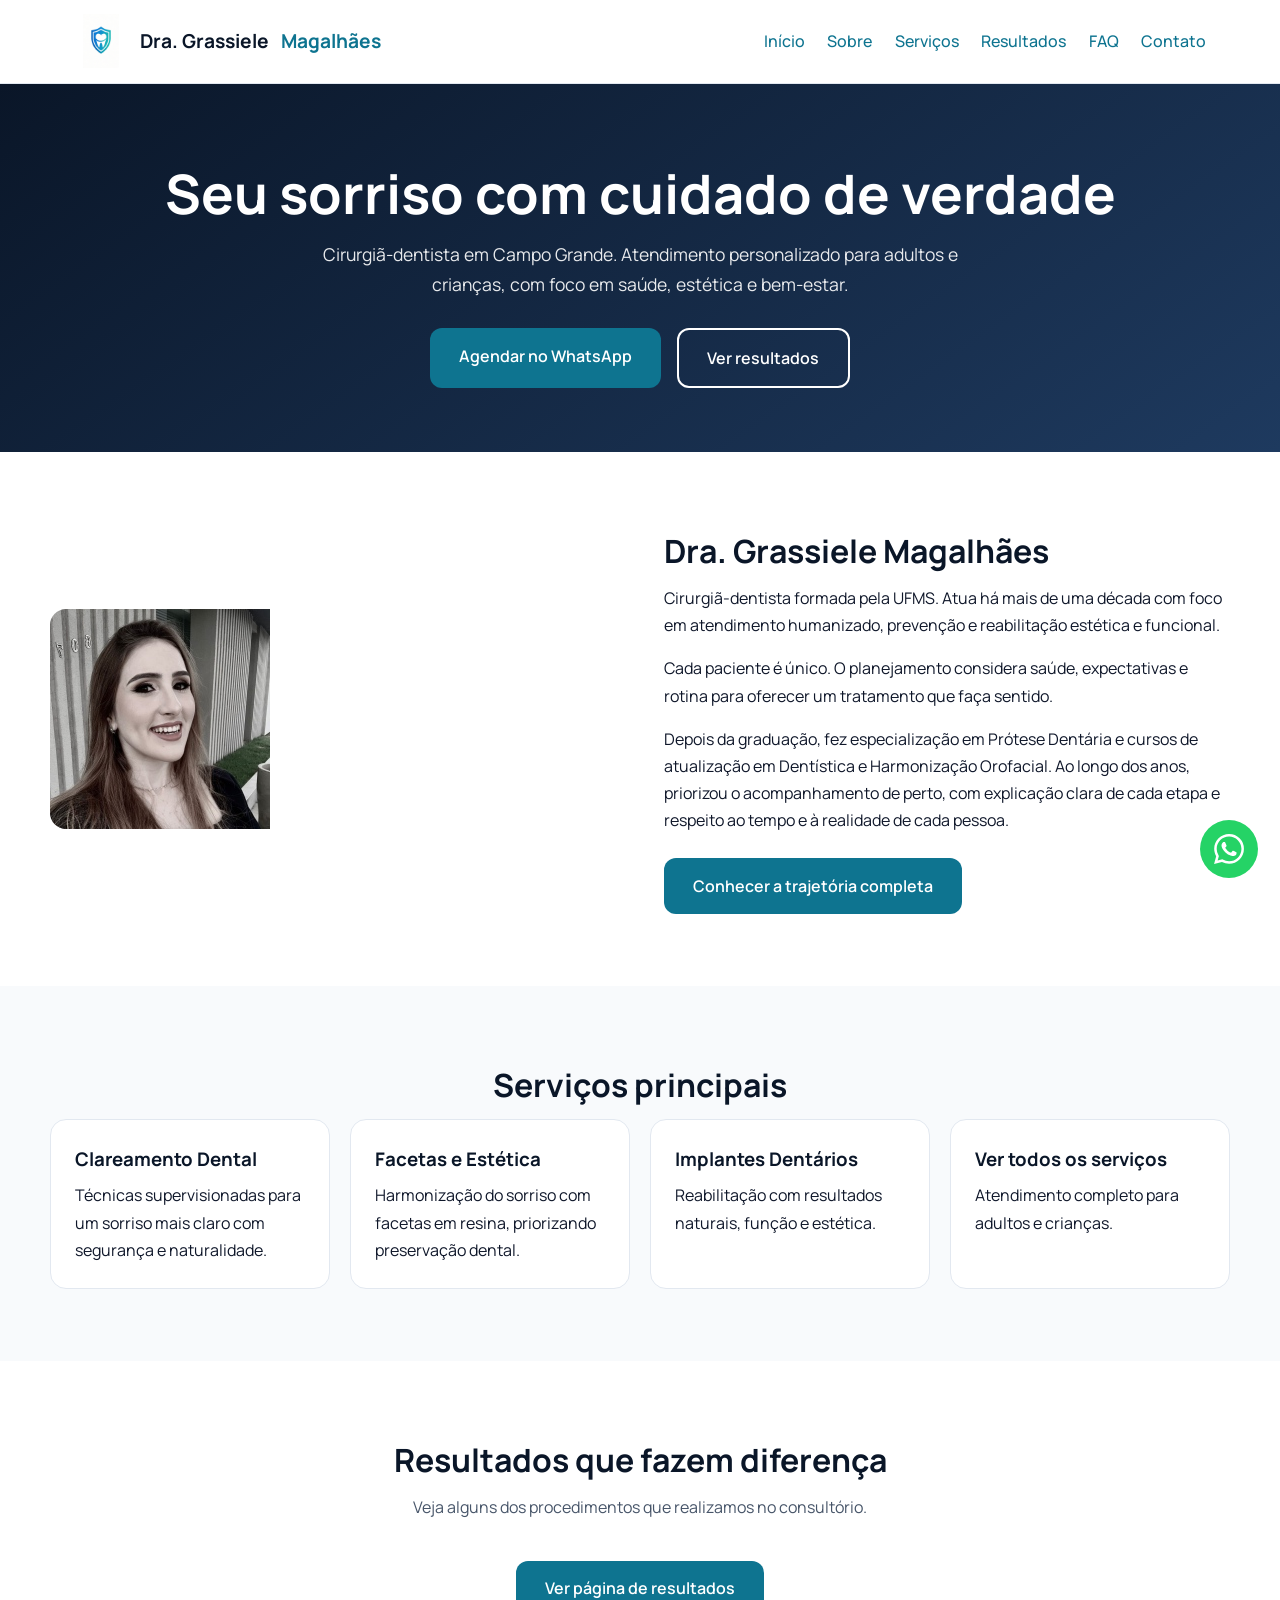
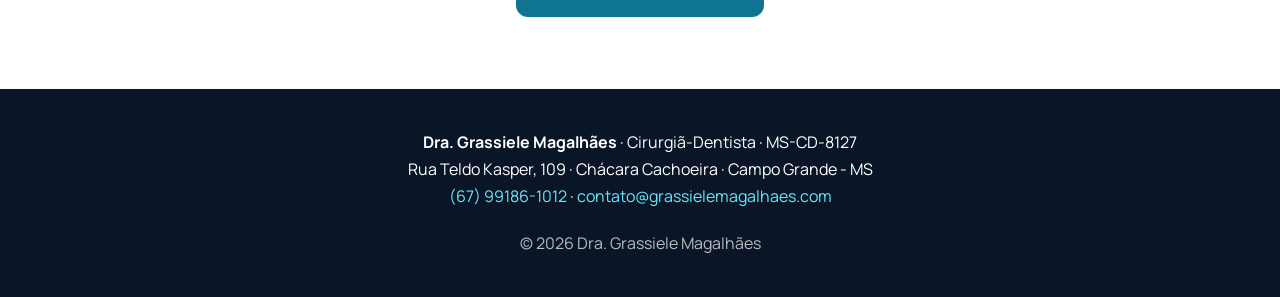
<file: index.html>
<!DOCTYPE html>
<html lang="pt-BR">
<head>
  <meta charset="UTF-8">
  <meta name="viewport" content="width=device-width, initial-scale=1.0">
  <title>Dra. Grassiele Magalhães | Dentista em Campo Grande</title>
  <link rel="preconnect" href="https://fonts.googleapis.com">
  <link rel="preconnect" href="https://fonts.gstatic.com" crossorigin>
  <link href="https://fonts.googleapis.com/css2?family=Manrope:wght@400;500;600;700&display=swap" rel="stylesheet">
  <link rel="stylesheet" href="css/style.css">
</head>
<body>
  <header class="header">
    <nav class="nav">
      <a href="index.html" class="logo"><img src="images/logo.png" alt="Logo Odontologia"> Dra. Grassiele <span style="color:var(--teal)">Magalhães</span></a>
      <button class="nav-toggle">☰</button>
      <ul class="nav-menu">
        <li><a href="index.html" class="active">Início</a></li>
        <li><a href="sobre.html">Sobre</a></li>
        <li><a href="servicos.html">Serviços</a></li>
        <li><a href="resultados.html">Resultados</a></li>
        <li><a href="faq.html">FAQ</a></li>
        <li><a href="contato.html">Contato</a></li>
      </ul>
    </nav>
  </header>
  <main>
    <section class="hero">
      <h1>Seu sorriso com cuidado de verdade</h1>
      <p>Cirurgiã-dentista em Campo Grande. Atendimento personalizado para adultos e crianças, com foco em saúde, estética e bem-estar.</p>
      <div style="display:flex;gap:1rem;justify-content:center;flex-wrap:wrap;">
        <a href="https://wa.me/5567991861012?text=Olá! Gostaria de agendar uma consulta." class="btn" target="_blank">Agendar no WhatsApp</a>
        <a href="resultados.html" class="btn btn-outline">Ver resultados</a>
      </div>
    </section>
    <section class="section">
      <div class="container">
        <div class="about-grid">
          <div class="about-image"><img src="images/doutora.jpg" alt="Dra. Grassiele Magalhães"></div>
          <div>
            <h2 class="section-title" style="text-align:left;">Dra. Grassiele Magalhães</h2>
            <p>Cirurgiã-dentista formada pela UFMS. Atua há mais de uma década com foco em atendimento humanizado, prevenção e reabilitação estética e funcional.</p>
            <p style="margin:1rem 0;">Cada paciente é único. O planejamento considera saúde, expectativas e rotina para oferecer um tratamento que faça sentido.</p>
            <p>Depois da graduação, fez especialização em Prótese Dentária e cursos de atualização em Dentística e Harmonização Orofacial. Ao longo dos anos, priorizou o acompanhamento de perto, com explicação clara de cada etapa e respeito ao tempo e à realidade de cada pessoa.</p>
            <div style="margin-top:1.5rem;"><a href="sobre.html" class="btn">Conhecer a trajetória completa</a></div>
          </div>
        </div>
      </div>
    </section>
    <section class="section section-soft">
      <div class="container">
        <h2 class="section-title">Serviços principais</h2>
        <div class="grid">
          <a href="clareamento.html" class="card" style="color:inherit;"><h3>Clareamento Dental</h3><p>Técnicas supervisionadas para um sorriso mais claro com segurança e naturalidade.</p></a>
          <a href="facetas.html" class="card" style="color:inherit;"><h3>Facetas e Estética</h3><p>Harmonização do sorriso com facetas em resina, priorizando preservação dental.</p></a>
          <a href="implante.html" class="card" style="color:inherit;"><h3>Implantes Dentários</h3><p>Reabilitação com resultados naturais, função e estética.</p></a>
          <a href="servicos.html" class="card" style="color:inherit;"><h3>Ver todos os serviços</h3><p>Atendimento completo para adultos e crianças.</p></a>
        </div>
      </div>
    </section>
    <section class="section">
      <div class="container" style="text-align:center;">
        <h2 class="section-title">Resultados que fazem diferença</h2>
        <p class="section-subtitle">Veja alguns dos procedimentos que realizamos no consultório.</p>
        <a href="resultados.html" class="btn">Ver página de resultados</a>
      </div>
    </section>
  </main>
  <footer class="footer">
    <p><strong>Dra. Grassiele Magalhães</strong> · Cirurgiã-Dentista · MS-CD-8127</p>
    <p>Rua Teldo Kasper, 109 · Chácara Cachoeira · Campo Grande - MS</p>
    <p><a href="https://wa.me/5567991861012" target="_blank">(67) 99186-1012</a> · <a href="mailto:contato@grassielemagalhaes.com">contato@grassielemagalhaes.com</a></p>
    <p style="margin-top:1.2rem;opacity:.7;">© 2026 Dra. Grassiele Magalhães</p>
  </footer>
  <a href="https://wa.me/5567991861012" class="whatsapp-float" target="_blank" aria-label="WhatsApp"><svg viewBox="0 0 24 24" fill="currentColor"><path d="M17.472 14.382c-.297-.149-1.758-.867-2.03-.967-.273-.099-.471-.148-.67.15-.197.297-.767.966-.94 1.164-.173.199-.347.223-.644.075-.297-.15-1.255-.463-2.39-1.475-.883-.788-1.48-1.761-1.653-2.059-.173-.297-.018-.458.13-.606.134-.133.298-.347.446-.52.149-.174.198-.298.298-.497.099-.198.05-.371-.025-.52-.075-.149-.669-1.612-.916-2.207-.242-.579-.487-.5-.669-.51-.173-.008-.371-.01-.57-.01-.198 0-.52.074-.792.372-.272.297-1.04 1.016-1.04 2.479 0 1.462 1.065 2.875 1.213 3.074.149.198 2.096 3.2 5.077 4.487.709.306 1.262.489 1.694.625.712.227 1.36.195 1.871.118.571-.085 1.758-.719 2.006-1.413.248-.694.248-1.289.173-1.413-.074-.124-.272-.198-.57-.347m-5.421 7.403h-.004a9.87 9.87 0 01-5.031-1.378l-.361-.214-3.741.982.998-3.648-.235-.374a9.86 9.86 0 01-1.51-5.26c.001-5.45 4.436-9.884 9.888-9.884 2.64 0 5.122 1.03 6.988 2.898a9.825 9.825 0 012.893 6.994c-.003 5.45-4.435 9.884-9.881 9.884m8.413-18.297A11.815 11.815 0 0012.05 0C5.495 0 .16 5.335.157 11.892c0 2.096.547 4.142 1.588 5.945L.057 24l6.305-1.654a11.882 11.882 0 005.683 1.448h.005c6.554 0 11.89-5.335 11.893-11.893a11.821 11.821 0 00-3.48-8.413z"/></svg></a>
  <script src="js/script.js"></script>
</body>
</html>
</file>
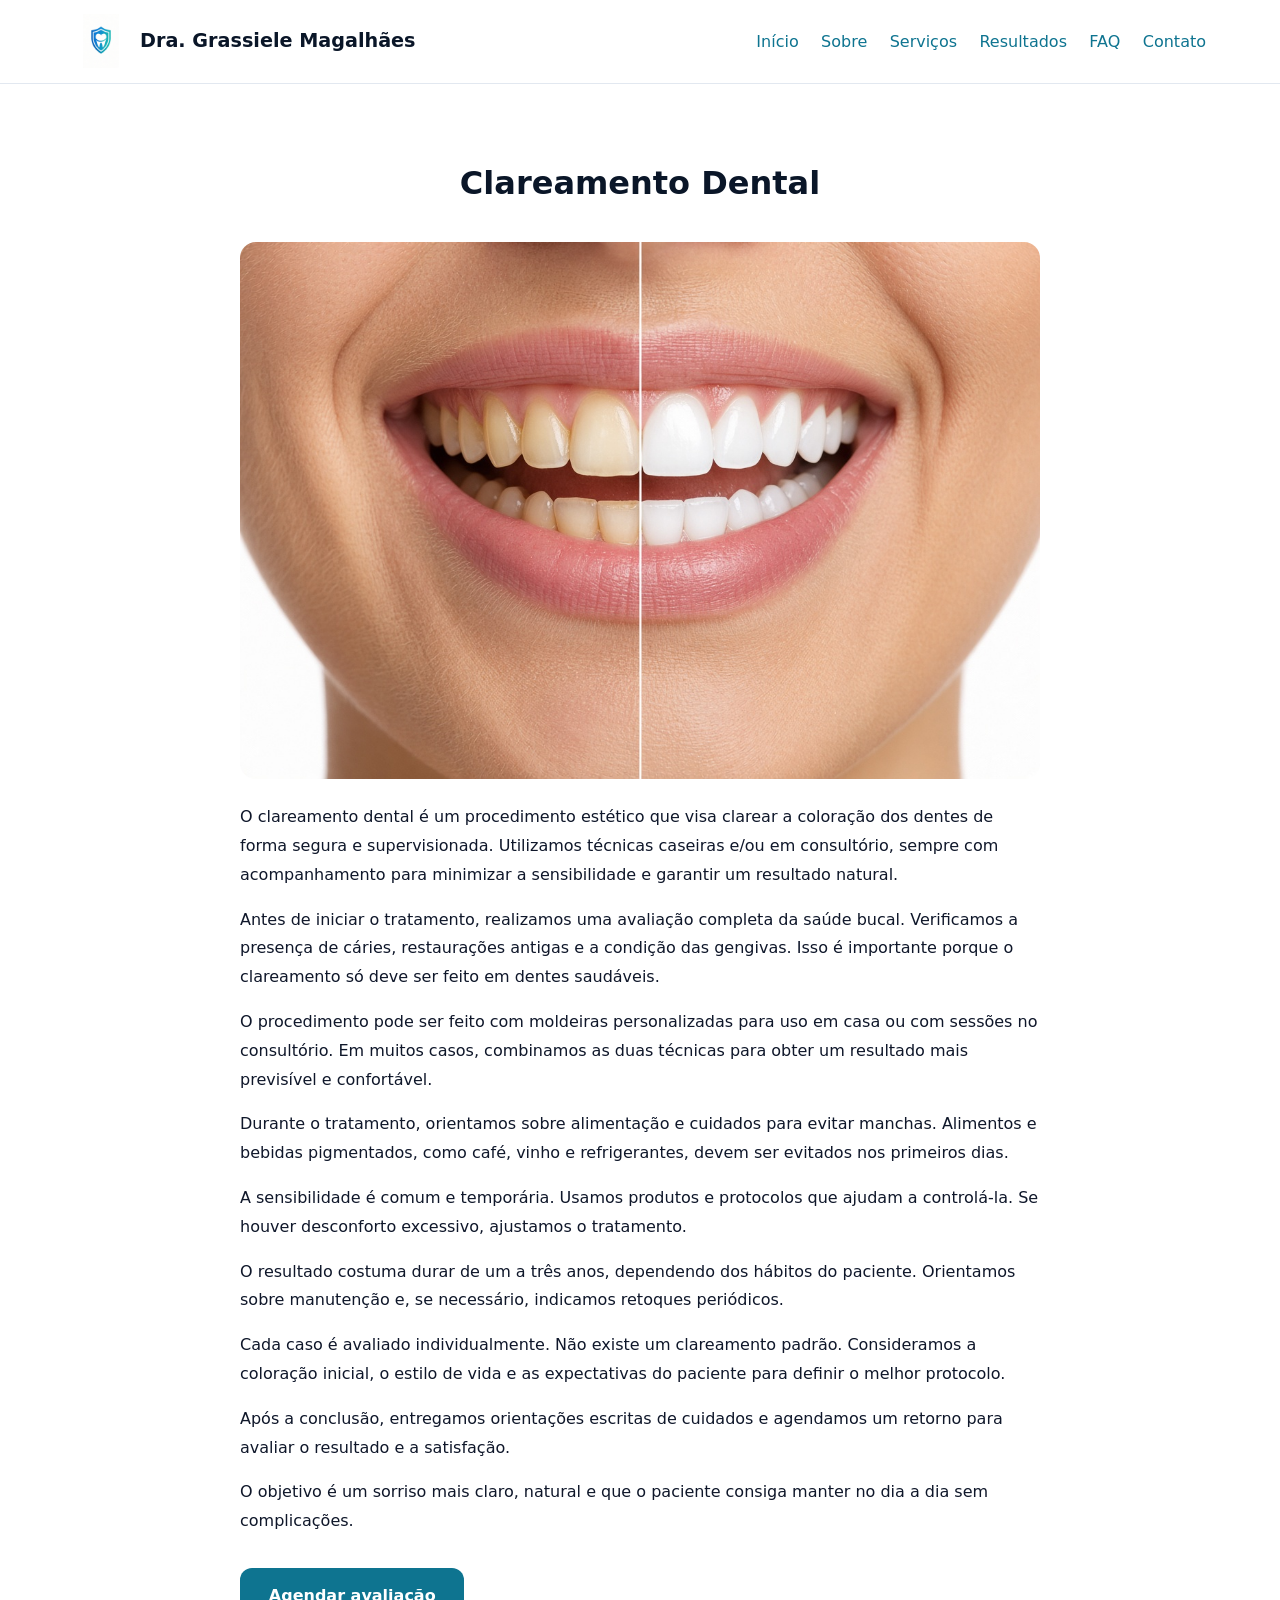
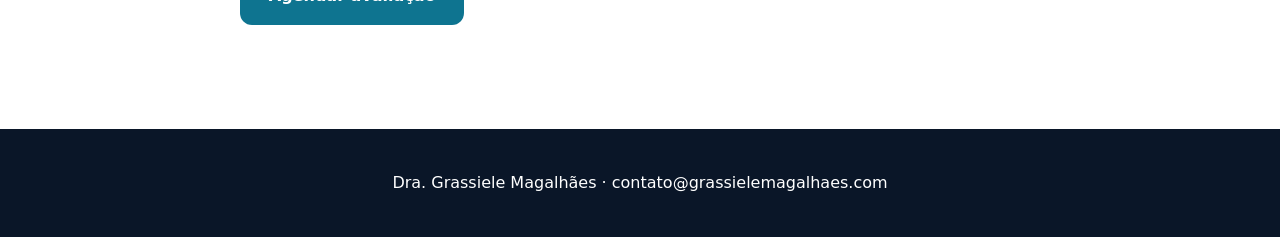
<file: clareamento.html>
<!DOCTYPE html>
<html lang="pt-BR">
<head>
  <meta charset="UTF-8">
  <meta name="viewport" content="width=device-width, initial-scale=1.0">
  <title>Clareamento Dental | Dra. Grassiele Magalhães</title>
  <link rel="stylesheet" href="css/style.css">
</head>
<body>
  <header class="header"><nav class="nav"><a href="index.html" class="logo"><img src="images/logo.png" alt="Logo"> Dra. Grassiele Magalhães</a><button class="nav-toggle">☰</button><ul class="nav-menu"><li><a href="index.html">Início</a></li><li><a href="sobre.html">Sobre</a></li><li><a href="servicos.html">Serviços</a></li><li><a href="resultados.html">Resultados</a></li><li><a href="faq.html">FAQ</a></li><li><a href="contato.html">Contato</a></li></ul></nav></header>
  <main><section class="section"><div class="container"><h1 class="section-title">Clareamento Dental</h1><div style="max-width:800px;margin:2rem auto;line-height:1.8;"><img src="images/clareamento.jpg" alt="Clareamento dental" style="border-radius:16px;margin-bottom:1.5rem;"><p>O clareamento dental é um procedimento estético que visa clarear a coloração dos dentes de forma segura e supervisionada. Utilizamos técnicas caseiras e/ou em consultório, sempre com acompanhamento para minimizar a sensibilidade e garantir um resultado natural.</p><p style="margin-top:1rem;">Antes de iniciar o tratamento, realizamos uma avaliação completa da saúde bucal. Verificamos a presença de cáries, restaurações antigas e a condição das gengivas. Isso é importante porque o clareamento só deve ser feito em dentes saudáveis.</p><p style="margin-top:1rem;">O procedimento pode ser feito com moldeiras personalizadas para uso em casa ou com sessões no consultório. Em muitos casos, combinamos as duas técnicas para obter um resultado mais previsível e confortável.</p><p style="margin-top:1rem;">Durante o tratamento, orientamos sobre alimentação e cuidados para evitar manchas. Alimentos e bebidas pigmentados, como café, vinho e refrigerantes, devem ser evitados nos primeiros dias.</p><p style="margin-top:1rem;">A sensibilidade é comum e temporária. Usamos produtos e protocolos que ajudam a controlá-la. Se houver desconforto excessivo, ajustamos o tratamento.</p><p style="margin-top:1rem;">O resultado costuma durar de um a três anos, dependendo dos hábitos do paciente. Orientamos sobre manutenção e, se necessário, indicamos retoques periódicos.</p><p style="margin-top:1rem;">Cada caso é avaliado individualmente. Não existe um clareamento padrão. Consideramos a coloração inicial, o estilo de vida e as expectativas do paciente para definir o melhor protocolo.</p><p style="margin-top:1rem;">Após a conclusão, entregamos orientações escritas de cuidados e agendamos um retorno para avaliar o resultado e a satisfação.</p><p style="margin-top:1rem;">O objetivo é um sorriso mais claro, natural e que o paciente consiga manter no dia a dia sem complicações.</p><div style="margin-top:2rem;"><a href="https://wa.me/5567991861012?text=Olá! Gostaria de saber mais sobre clareamento dental." class="btn" target="_blank">Agendar avaliação</a></div></div></div></section></main>
  <footer class="footer"><p>Dra. Grassiele Magalhães · contato@grassielemagalhaes.com</p></footer>
  <script src="js/script.js"></script>
</body></html>
</file>
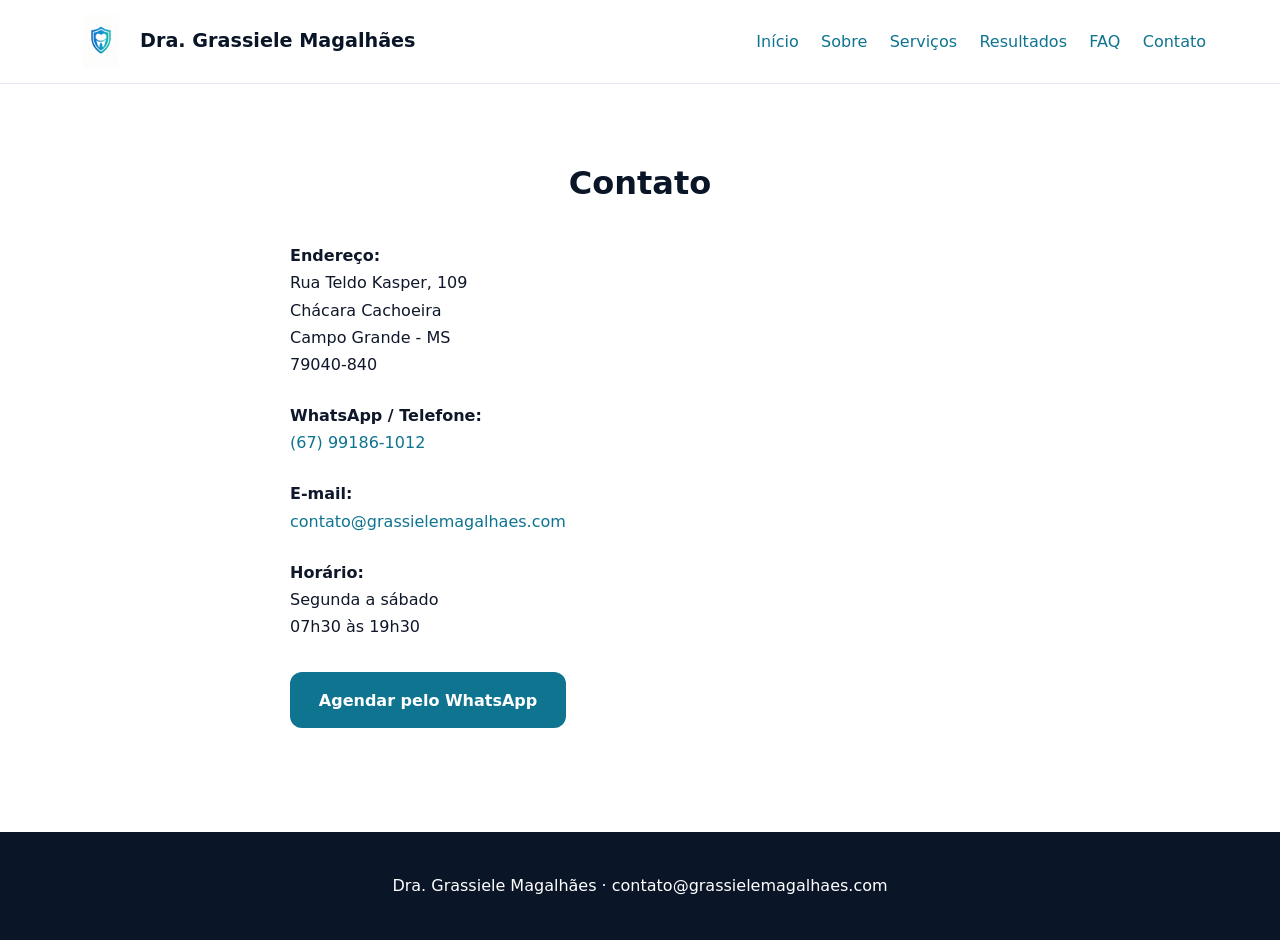
<file: contato.html>
<!DOCTYPE html>
<html lang="pt-BR">
<head>
  <meta charset="UTF-8">
  <meta name="viewport" content="width=device-width, initial-scale=1.0">
  <title>Contato | Dra. Grassiele Magalhães</title>
  <link rel="stylesheet" href="css/style.css">
</head>
<body>
  <header class="header"><nav class="nav"><a href="index.html" class="logo"><img src="images/logo.png" alt="Logo"> Dra. Grassiele Magalhães</a><button class="nav-toggle">☰</button><ul class="nav-menu"><li><a href="index.html">Início</a></li><li><a href="sobre.html">Sobre</a></li><li><a href="servicos.html">Serviços</a></li><li><a href="resultados.html">Resultados</a></li><li><a href="faq.html">FAQ</a></li><li><a href="contato.html" class="active">Contato</a></li></ul></nav></header>
  <main><section class="section"><div class="container"><h1 class="section-title">Contato</h1><div style="max-width:700px;margin:2rem auto;"><p><strong>Endereço:</strong><br>Rua Teldo Kasper, 109<br>Chácara Cachoeira<br>Campo Grande - MS<br>79040-840</p><p style="margin-top:1.5rem;"><strong>WhatsApp / Telefone:</strong><br><a href="https://wa.me/5567991861012" target="_blank">(67) 99186-1012</a></p><p style="margin-top:1.5rem;"><strong>E-mail:</strong><br><a href="mailto:contato@grassielemagalhaes.com">contato@grassielemagalhaes.com</a></p><p style="margin-top:1.5rem;"><strong>Horário:</strong><br>Segunda a sábado<br>07h30 às 19h30</p><div style="margin-top:2rem;"><a href="https://wa.me/5567991861012" class="btn" target="_blank">Agendar pelo WhatsApp</a></div></div></div></section></main>
  <footer class="footer"><p>Dra. Grassiele Magalhães · contato@grassielemagalhaes.com</p></footer>
  <script src="js/script.js"></script>
</body></html>
</file>
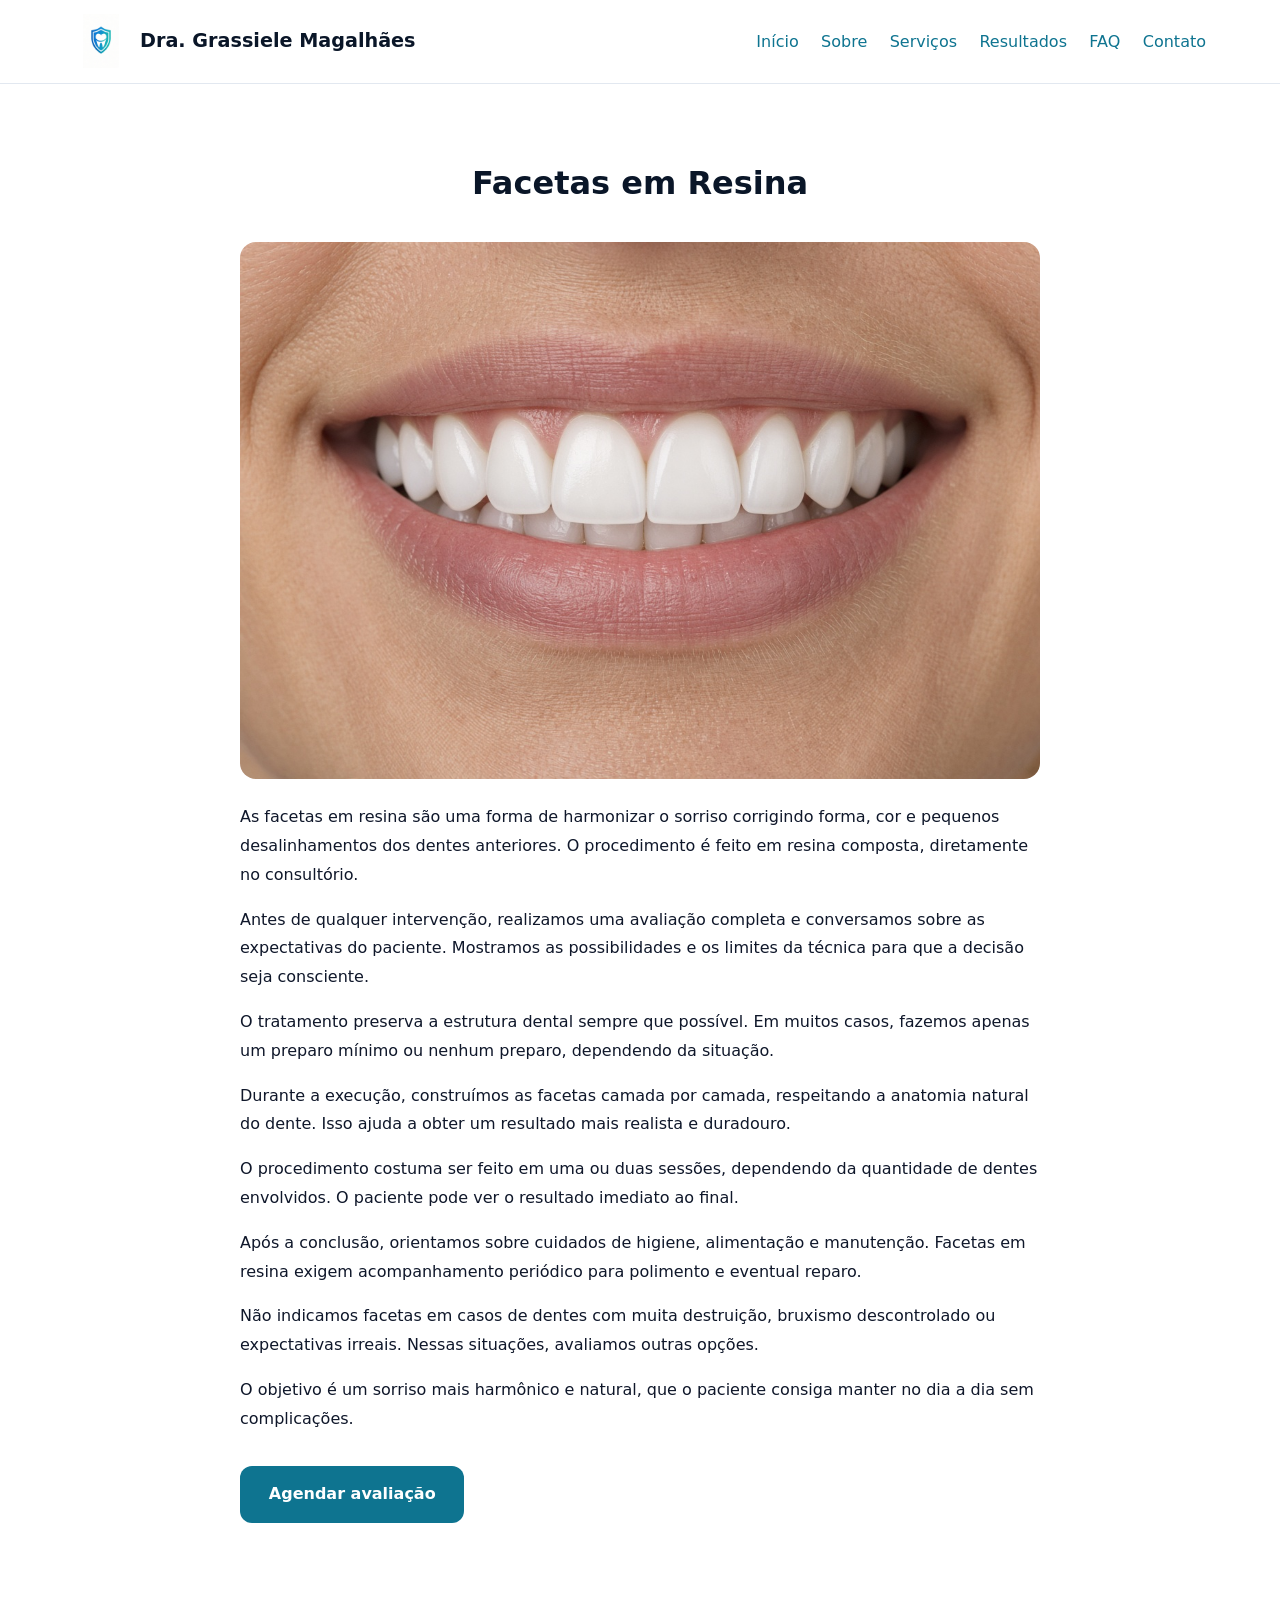
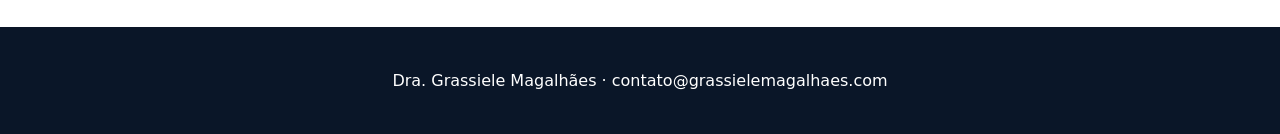
<file: facetas.html>
<!DOCTYPE html>
<html lang="pt-BR">
<head>
  <meta charset="UTF-8">
  <meta name="viewport" content="width=device-width, initial-scale=1.0">
  <title>Facetas | Dra. Grassiele Magalhães</title>
  <link rel="stylesheet" href="css/style.css">
</head>
<body>
  <header class="header"><nav class="nav"><a href="index.html" class="logo"><img src="images/logo.png" alt="Logo"> Dra. Grassiele Magalhães</a><button class="nav-toggle">☰</button><ul class="nav-menu"><li><a href="index.html">Início</a></li><li><a href="sobre.html">Sobre</a></li><li><a href="servicos.html">Serviços</a></li><li><a href="resultados.html">Resultados</a></li><li><a href="faq.html">FAQ</a></li><li><a href="contato.html">Contato</a></li></ul></nav></header>
  <main><section class="section"><div class="container"><h1 class="section-title">Facetas em Resina</h1><div style="max-width:800px;margin:2rem auto;line-height:1.8;"><img src="images/facetas.jpg" alt="Facetas em resina" style="border-radius:16px;margin-bottom:1.5rem;"><p>As facetas em resina são uma forma de harmonizar o sorriso corrigindo forma, cor e pequenos desalinhamentos dos dentes anteriores. O procedimento é feito em resina composta, diretamente no consultório.</p><p style="margin-top:1rem;">Antes de qualquer intervenção, realizamos uma avaliação completa e conversamos sobre as expectativas do paciente. Mostramos as possibilidades e os limites da técnica para que a decisão seja consciente.</p><p style="margin-top:1rem;">O tratamento preserva a estrutura dental sempre que possível. Em muitos casos, fazemos apenas um preparo mínimo ou nenhum preparo, dependendo da situação.</p><p style="margin-top:1rem;">Durante a execução, construímos as facetas camada por camada, respeitando a anatomia natural do dente. Isso ajuda a obter um resultado mais realista e duradouro.</p><p style="margin-top:1rem;">O procedimento costuma ser feito em uma ou duas sessões, dependendo da quantidade de dentes envolvidos. O paciente pode ver o resultado imediato ao final.</p><p style="margin-top:1rem;">Após a conclusão, orientamos sobre cuidados de higiene, alimentação e manutenção. Facetas em resina exigem acompanhamento periódico para polimento e eventual reparo.</p><p style="margin-top:1rem;">Não indicamos facetas em casos de dentes com muita destruição, bruxismo descontrolado ou expectativas irreais. Nessas situações, avaliamos outras opções.</p><p style="margin-top:1rem;">O objetivo é um sorriso mais harmônico e natural, que o paciente consiga manter no dia a dia sem complicações.</p><div style="margin-top:2rem;"><a href="https://wa.me/5567991861012" class="btn" target="_blank">Agendar avaliação</a></div></div></div></section></main>
  <footer class="footer"><p>Dra. Grassiele Magalhães · contato@grassielemagalhaes.com</p></footer>
  <script src="js/script.js"></script>
</body></html>
</file>
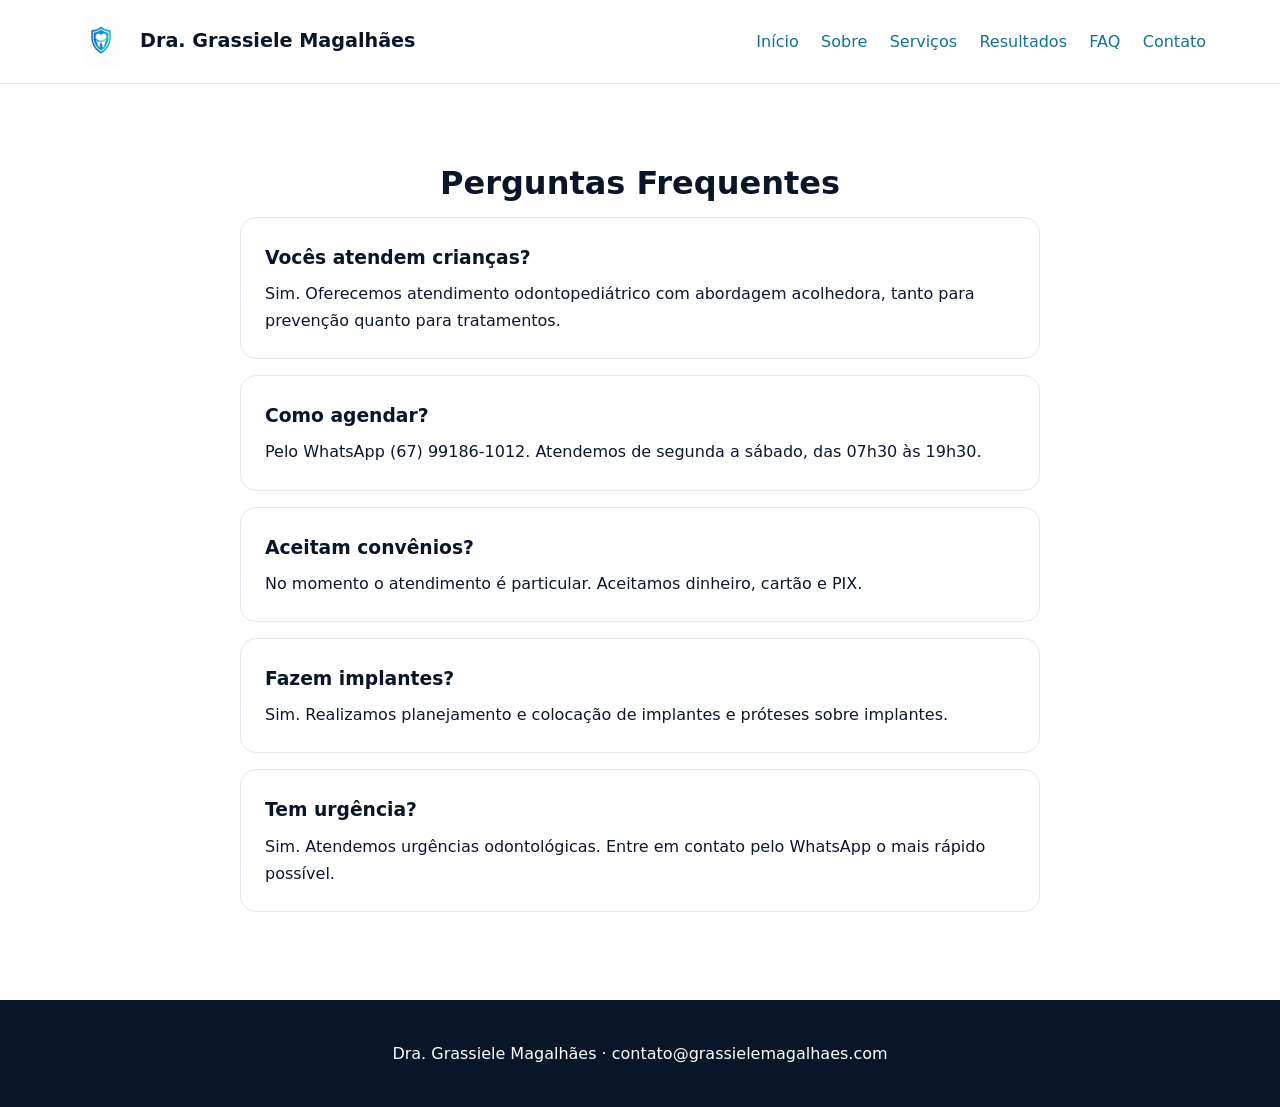
<file: faq.html>
<!DOCTYPE html>
<html lang="pt-BR">
<head>
  <meta charset="UTF-8">
  <meta name="viewport" content="width=device-width, initial-scale=1.0">
  <title>FAQ | Dra. Grassiele Magalhães</title>
  <link rel="stylesheet" href="css/style.css">
</head>
<body>
  <header class="header"><nav class="nav"><a href="index.html" class="logo"><img src="images/logo.png" alt="Logo"> Dra. Grassiele Magalhães</a><button class="nav-toggle">☰</button><ul class="nav-menu"><li><a href="index.html">Início</a></li><li><a href="sobre.html">Sobre</a></li><li><a href="servicos.html">Serviços</a></li><li><a href="resultados.html">Resultados</a></li><li><a href="faq.html" class="active">FAQ</a></li><li><a href="contato.html">Contato</a></li></ul></nav></header>
  <main><section class="section"><div class="container" style="max-width:800px;"><h1 class="section-title">Perguntas Frequentes</h1><div class="card" style="margin-bottom:1rem;"><h3>Vocês atendem crianças?</h3><p>Sim. Oferecemos atendimento odontopediátrico com abordagem acolhedora, tanto para prevenção quanto para tratamentos.</p></div><div class="card" style="margin-bottom:1rem;"><h3>Como agendar?</h3><p>Pelo WhatsApp (67) 99186-1012. Atendemos de segunda a sábado, das 07h30 às 19h30.</p></div><div class="card" style="margin-bottom:1rem;"><h3>Aceitam convênios?</h3><p>No momento o atendimento é particular. Aceitamos dinheiro, cartão e PIX.</p></div><div class="card" style="margin-bottom:1rem;"><h3>Fazem implantes?</h3><p>Sim. Realizamos planejamento e colocação de implantes e próteses sobre implantes.</p></div><div class="card" style="margin-bottom:1rem;"><h3>Tem urgência?</h3><p>Sim. Atendemos urgências odontológicas. Entre em contato pelo WhatsApp o mais rápido possível.</p></div></div></section></main>
  <footer class="footer"><p>Dra. Grassiele Magalhães · contato@grassielemagalhaes.com</p></footer>
  <script src="js/script.js"></script>
</body></html>
</file>
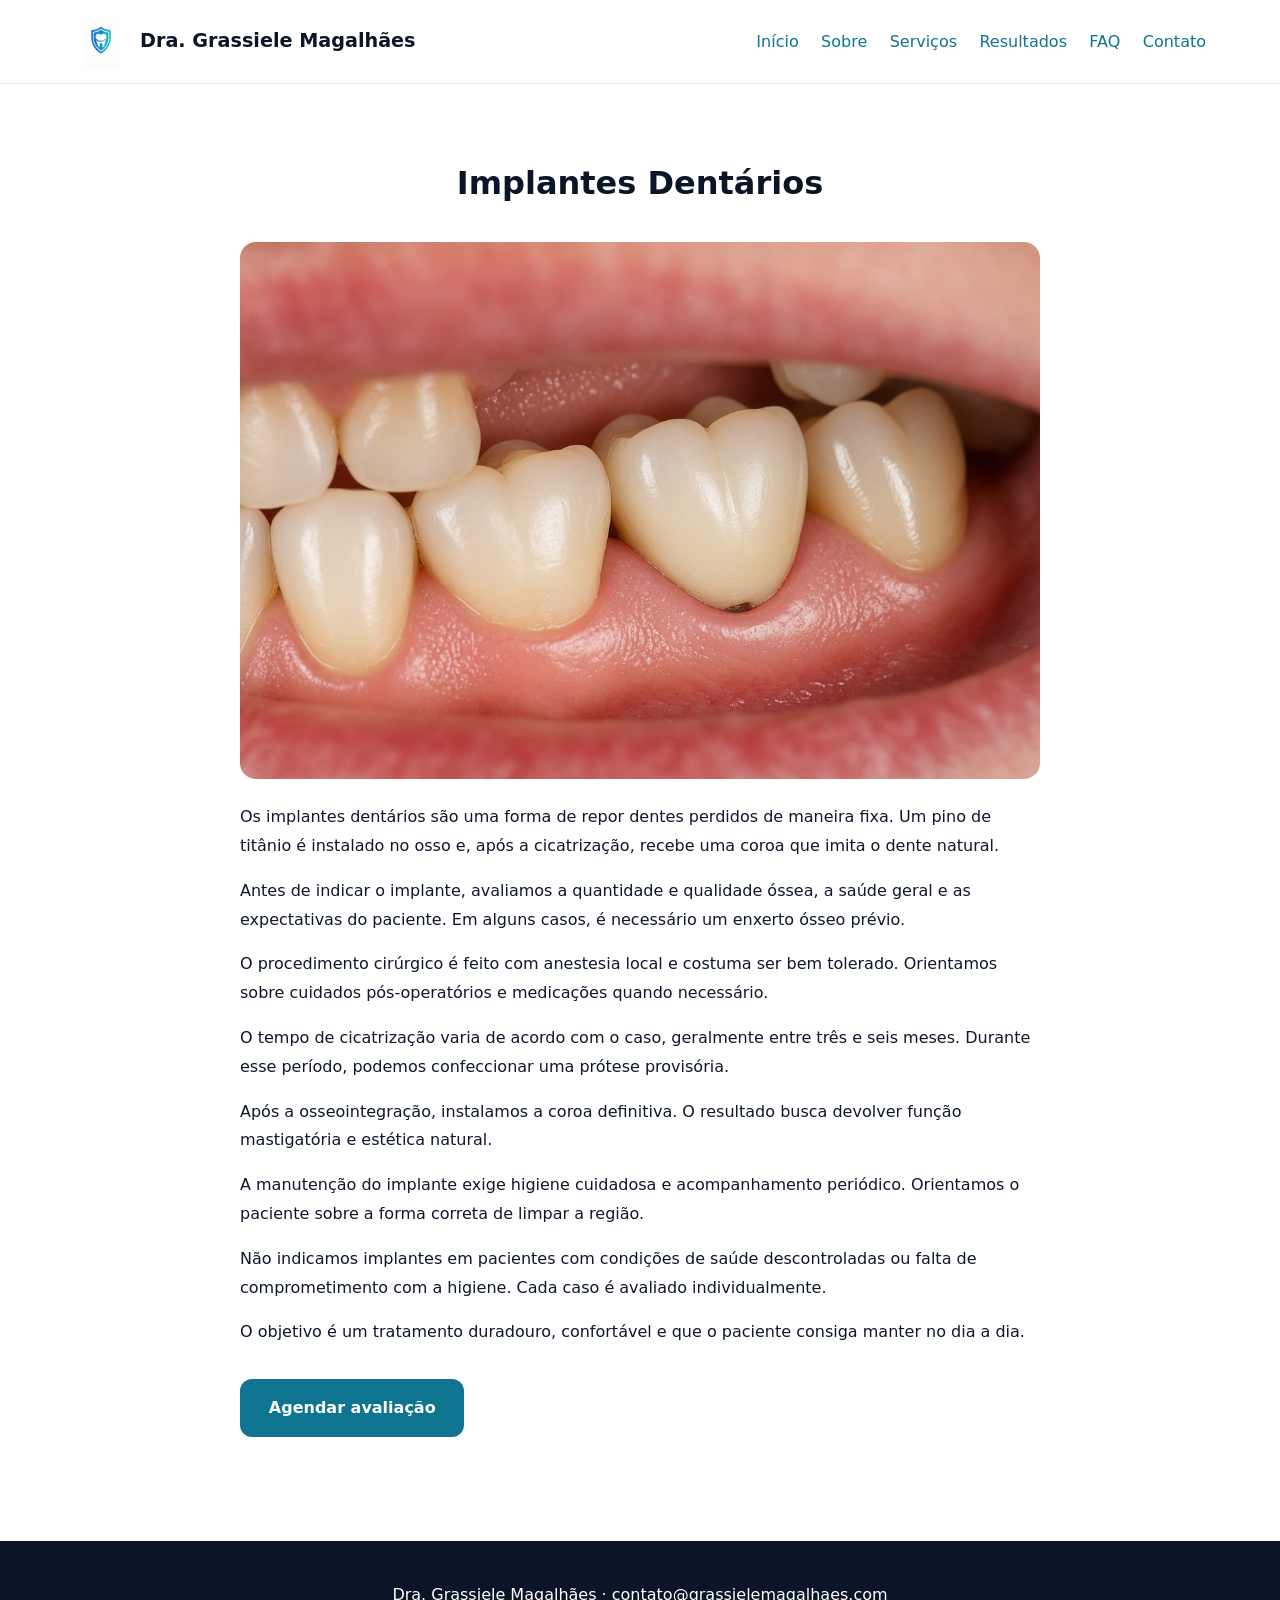
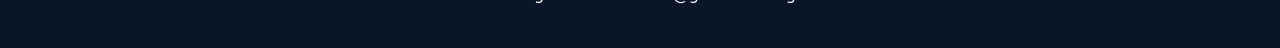
<file: implante.html>
<!DOCTYPE html>
<html lang="pt-BR">
<head>
  <meta charset="UTF-8">
  <meta name="viewport" content="width=device-width, initial-scale=1.0">
  <title>Implantes | Dra. Grassiele Magalhães</title>
  <link rel="stylesheet" href="css/style.css">
</head>
<body>
  <header class="header"><nav class="nav"><a href="index.html" class="logo"><img src="images/logo.png" alt="Logo"> Dra. Grassiele Magalhães</a><button class="nav-toggle">☰</button><ul class="nav-menu"><li><a href="index.html">Início</a></li><li><a href="sobre.html">Sobre</a></li><li><a href="servicos.html">Serviços</a></li><li><a href="resultados.html">Resultados</a></li><li><a href="faq.html">FAQ</a></li><li><a href="contato.html">Contato</a></li></ul></nav></header>
  <main><section class="section"><div class="container"><h1 class="section-title">Implantes Dentários</h1><div style="max-width:800px;margin:2rem auto;line-height:1.8;"><img src="images/implante.jpg" alt="Implante dentário" style="border-radius:16px;margin-bottom:1.5rem;"><p>Os implantes dentários são uma forma de repor dentes perdidos de maneira fixa. Um pino de titânio é instalado no osso e, após a cicatrização, recebe uma coroa que imita o dente natural.</p><p style="margin-top:1rem;">Antes de indicar o implante, avaliamos a quantidade e qualidade óssea, a saúde geral e as expectativas do paciente. Em alguns casos, é necessário um enxerto ósseo prévio.</p><p style="margin-top:1rem;">O procedimento cirúrgico é feito com anestesia local e costuma ser bem tolerado. Orientamos sobre cuidados pós-operatórios e medicações quando necessário.</p><p style="margin-top:1rem;">O tempo de cicatrização varia de acordo com o caso, geralmente entre três e seis meses. Durante esse período, podemos confeccionar uma prótese provisória.</p><p style="margin-top:1rem;">Após a osseointegração, instalamos a coroa definitiva. O resultado busca devolver função mastigatória e estética natural.</p><p style="margin-top:1rem;">A manutenção do implante exige higiene cuidadosa e acompanhamento periódico. Orientamos o paciente sobre a forma correta de limpar a região.</p><p style="margin-top:1rem;">Não indicamos implantes em pacientes com condições de saúde descontroladas ou falta de comprometimento com a higiene. Cada caso é avaliado individualmente.</p><p style="margin-top:1rem;">O objetivo é um tratamento duradouro, confortável e que o paciente consiga manter no dia a dia.</p><div style="margin-top:2rem;"><a href="https://wa.me/5567991861012" class="btn" target="_blank">Agendar avaliação</a></div></div></div></section></main>
  <footer class="footer"><p>Dra. Grassiele Magalhães · contato@grassielemagalhaes.com</p></footer>
  <script src="js/script.js"></script>
</body></html>
</file>
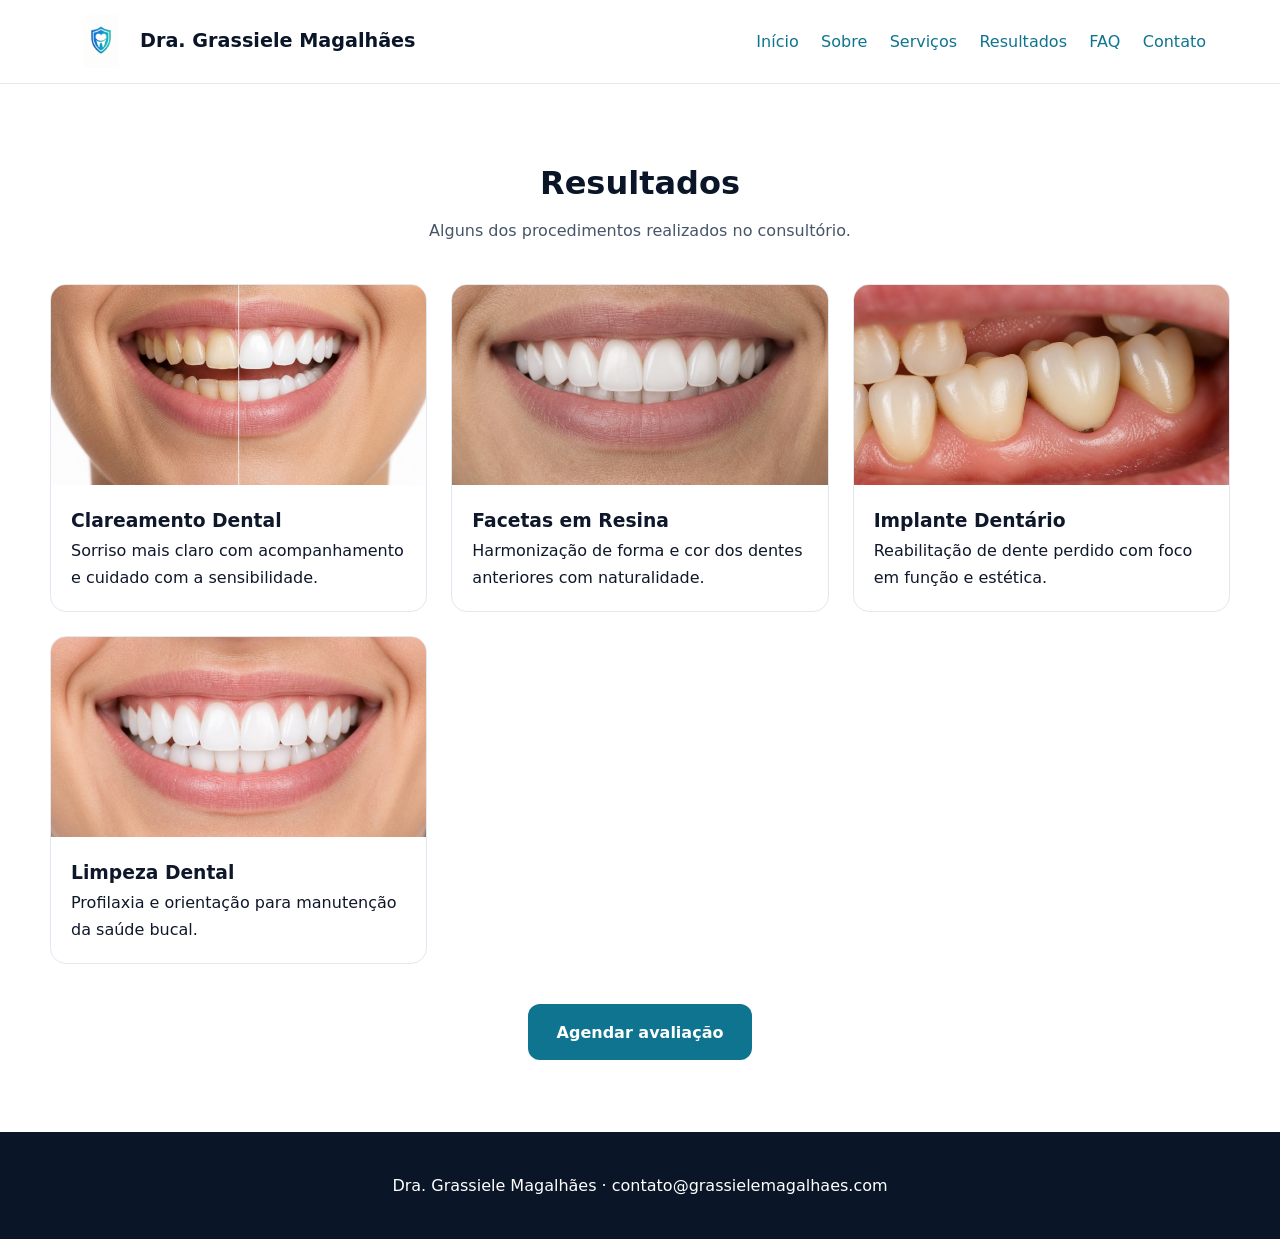
<file: resultados.html>
<!DOCTYPE html>
<html lang="pt-BR">
<head>
  <meta charset="UTF-8">
  <meta name="viewport" content="width=device-width, initial-scale=1.0">
  <title>Resultados | Dra. Grassiele Magalhães</title>
  <link rel="stylesheet" href="css/style.css">
</head>
<body>
  <header class="header"><nav class="nav"><a href="index.html" class="logo"><img src="images/logo.png" alt="Logo"> Dra. Grassiele Magalhães</a><button class="nav-toggle">☰</button><ul class="nav-menu"><li><a href="index.html">Início</a></li><li><a href="sobre.html">Sobre</a></li><li><a href="servicos.html">Serviços</a></li><li><a href="resultados.html" class="active">Resultados</a></li><li><a href="faq.html">FAQ</a></li><li><a href="contato.html">Contato</a></li></ul></nav></header>
  <main><section class="section"><div class="container"><h1 class="section-title">Resultados</h1><p class="section-subtitle">Alguns dos procedimentos realizados no consultório.</p><div class="results-grid"><div class="result-card"><img src="images/clareamento.jpg" alt="Clareamento dental"><div class="content"><h3>Clareamento Dental</h3><p>Sorriso mais claro com acompanhamento e cuidado com a sensibilidade.</p></div></div><div class="result-card"><img src="images/facetas.jpg" alt="Facetas em resina"><div class="content"><h3>Facetas em Resina</h3><p>Harmonização de forma e cor dos dentes anteriores com naturalidade.</p></div></div><div class="result-card"><img src="images/implante.jpg" alt="Implante dentário"><div class="content"><h3>Implante Dentário</h3><p>Reabilitação de dente perdido com foco em função e estética.</p></div></div><div class="result-card"><img src="images/limpeza.jpg" alt="Limpeza dental"><div class="content"><h3>Limpeza Dental</h3><p>Profilaxia e orientação para manutenção da saúde bucal.</p></div></div></div><div style="text-align:center;margin-top:2.5rem;"><a href="https://wa.me/5567991861012" class="btn" target="_blank">Agendar avaliação</a></div></div></section></main>
  <footer class="footer"><p>Dra. Grassiele Magalhães · contato@grassielemagalhaes.com</p></footer>
  <script src="js/script.js"></script>
</body></html>
</file>
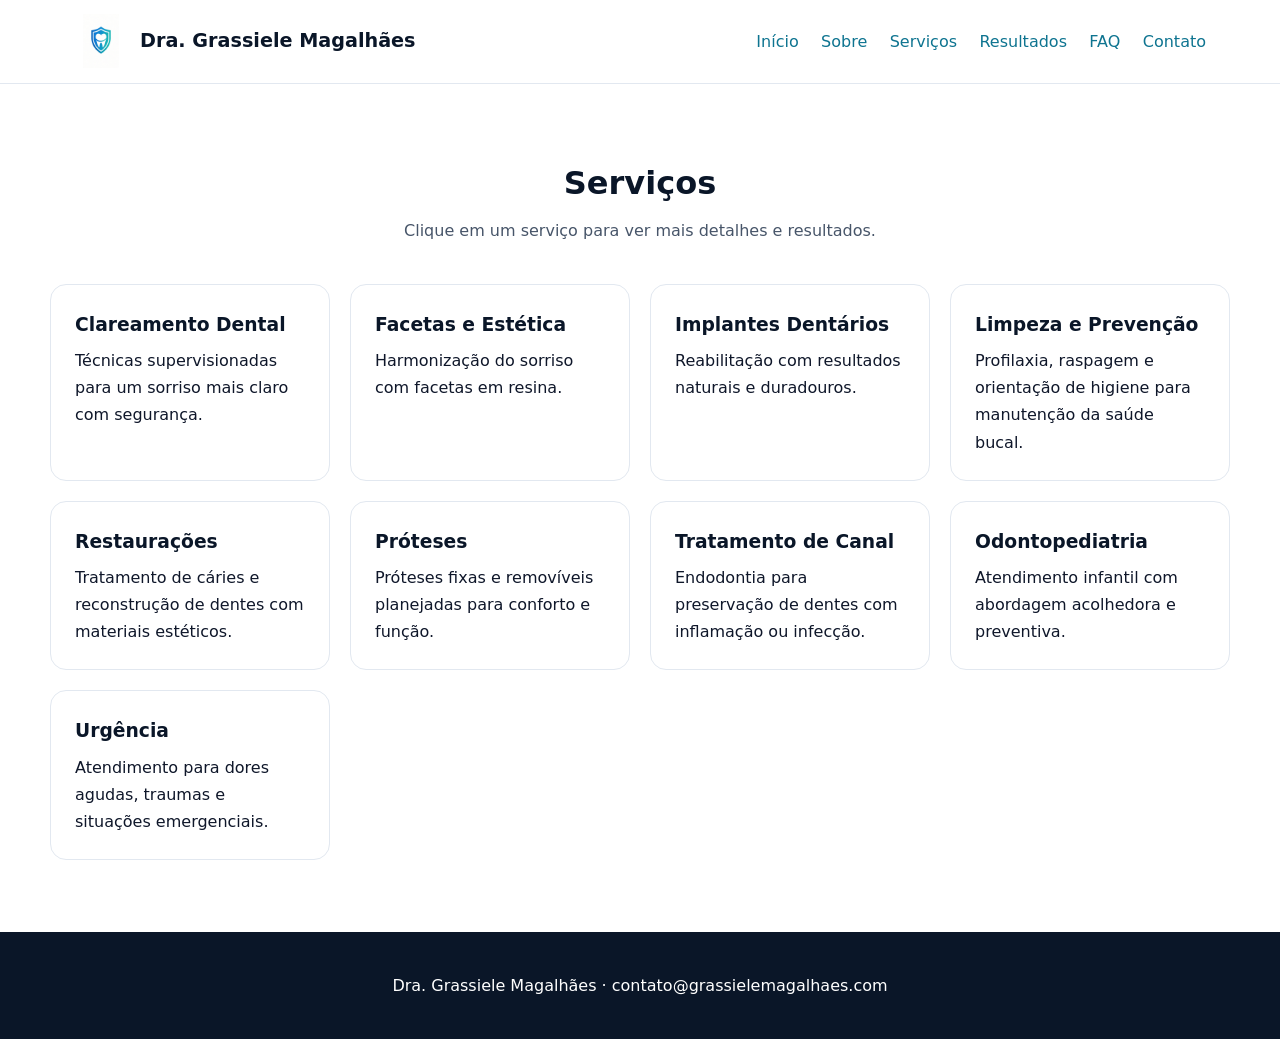
<file: servicos.html>
<!DOCTYPE html>
<html lang="pt-BR">
<head>
  <meta charset="UTF-8">
  <meta name="viewport" content="width=device-width, initial-scale=1.0">
  <title>Serviços | Dra. Grassiele Magalhães</title>
  <link rel="stylesheet" href="css/style.css">
</head>
<body>
  <header class="header"><nav class="nav"><a href="index.html" class="logo"><img src="images/logo.png" alt="Logo"> Dra. Grassiele Magalhães</a><button class="nav-toggle">☰</button><ul class="nav-menu"><li><a href="index.html">Início</a></li><li><a href="sobre.html">Sobre</a></li><li><a href="servicos.html" class="active">Serviços</a></li><li><a href="resultados.html">Resultados</a></li><li><a href="faq.html">FAQ</a></li><li><a href="contato.html">Contato</a></li></ul></nav></header>
  <main><section class="section"><div class="container"><h1 class="section-title">Serviços</h1><p class="section-subtitle">Clique em um serviço para ver mais detalhes e resultados.</p><div class="grid"><a href="clareamento.html" class="card" style="color:inherit;"><h3>Clareamento Dental</h3><p>Técnicas supervisionadas para um sorriso mais claro com segurança.</p></a><a href="facetas.html" class="card" style="color:inherit;"><h3>Facetas e Estética</h3><p>Harmonização do sorriso com facetas em resina.</p></a><a href="implante.html" class="card" style="color:inherit;"><h3>Implantes Dentários</h3><p>Reabilitação com resultados naturais e duradouros.</p></a><div class="card"><h3>Limpeza e Prevenção</h3><p>Profilaxia, raspagem e orientação de higiene para manutenção da saúde bucal.</p></div><div class="card"><h3>Restaurações</h3><p>Tratamento de cáries e reconstrução de dentes com materiais estéticos.</p></div><div class="card"><h3>Próteses</h3><p>Próteses fixas e removíveis planejadas para conforto e função.</p></div><div class="card"><h3>Tratamento de Canal</h3><p>Endodontia para preservação de dentes com inflamação ou infecção.</p></div><div class="card"><h3>Odontopediatria</h3><p>Atendimento infantil com abordagem acolhedora e preventiva.</p></div><div class="card"><h3>Urgência</h3><p>Atendimento para dores agudas, traumas e situações emergenciais.</p></div></div></div></section></main>
  <footer class="footer"><p>Dra. Grassiele Magalhães · contato@grassielemagalhaes.com</p></footer>
  <script src="js/script.js"></script>
</body></html>
</file>
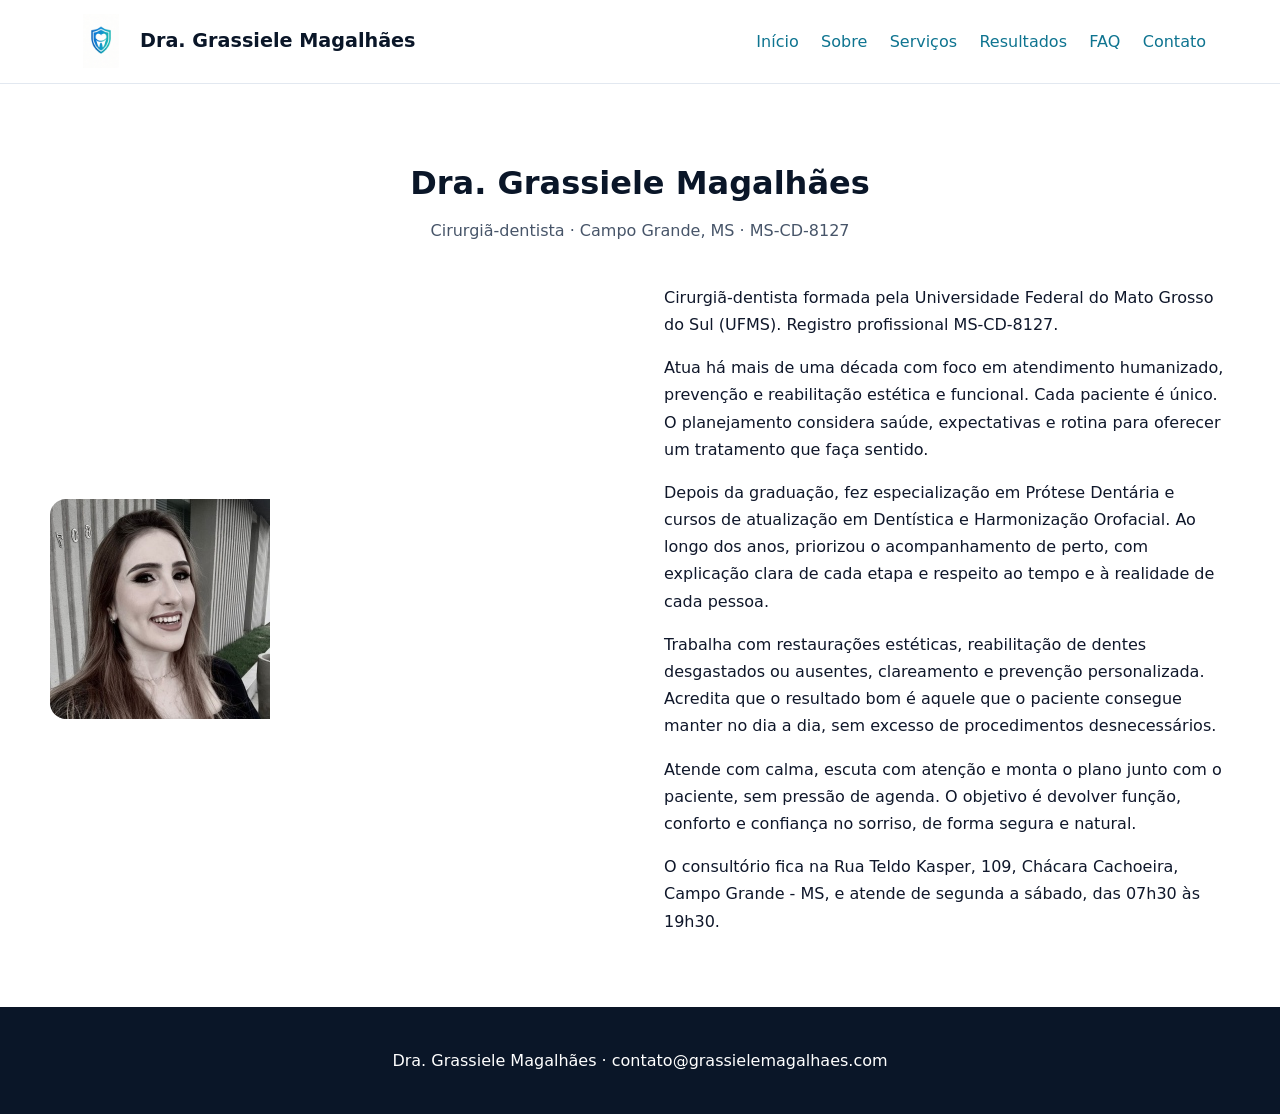
<file: sobre.html>
<!DOCTYPE html>
<html lang="pt-BR">
<head>
  <meta charset="UTF-8">
  <meta name="viewport" content="width=device-width, initial-scale=1.0">
  <title>Sobre | Dra. Grassiele Magalhães</title>
  <link rel="stylesheet" href="css/style.css">
</head>
<body>
  <header class="header"><nav class="nav"><a href="index.html" class="logo"><img src="images/logo.png" alt="Logo"> Dra. Grassiele Magalhães</a><button class="nav-toggle">☰</button><ul class="nav-menu"><li><a href="index.html">Início</a></li><li><a href="sobre.html" class="active">Sobre</a></li><li><a href="servicos.html">Serviços</a></li><li><a href="resultados.html">Resultados</a></li><li><a href="faq.html">FAQ</a></li><li><a href="contato.html">Contato</a></li></ul></nav></header>
  <main><section class="section"><div class="container"><h1 class="section-title">Dra. Grassiele Magalhães</h1><p class="section-subtitle">Cirurgiã-dentista · Campo Grande, MS · MS-CD-8127</p><div class="about-grid" style="margin-top:2rem;"><div class="about-image"><img src="images/doutora.jpg" alt="Dra. Grassiele Magalhães"></div><div><p>Cirurgiã-dentista formada pela Universidade Federal do Mato Grosso do Sul (UFMS). Registro profissional MS-CD-8127.</p><p style="margin-top:1rem;">Atua há mais de uma década com foco em atendimento humanizado, prevenção e reabilitação estética e funcional. Cada paciente é único. O planejamento considera saúde, expectativas e rotina para oferecer um tratamento que faça sentido.</p><p style="margin-top:1rem;">Depois da graduação, fez especialização em Prótese Dentária e cursos de atualização em Dentística e Harmonização Orofacial. Ao longo dos anos, priorizou o acompanhamento de perto, com explicação clara de cada etapa e respeito ao tempo e à realidade de cada pessoa.</p><p style="margin-top:1rem;">Trabalha com restaurações estéticas, reabilitação de dentes desgastados ou ausentes, clareamento e prevenção personalizada. Acredita que o resultado bom é aquele que o paciente consegue manter no dia a dia, sem excesso de procedimentos desnecessários.</p><p style="margin-top:1rem;">Atende com calma, escuta com atenção e monta o plano junto com o paciente, sem pressão de agenda. O objetivo é devolver função, conforto e confiança no sorriso, de forma segura e natural.</p><p style="margin-top:1rem;">O consultório fica na Rua Teldo Kasper, 109, Chácara Cachoeira, Campo Grande - MS, e atende de segunda a sábado, das 07h30 às 19h30.</p></div></div></div></section></main>
  <footer class="footer"><p>Dra. Grassiele Magalhães · contato@grassielemagalhaes.com</p></footer>
  <script src="js/script.js"></script>
</body></html>
</file>
<file: css/style.css>
:root { --navy:#0A1628; --teal:#0E7490; --bg:#fff; --soft:#F8FAFC; --text:#0F172A; --muted:#475569; --border:#E2E8F0; --font:'Manrope',system-ui,sans-serif; --radius:16px; }
* { margin:0; padding:0; box-sizing:border-box; }
body { font-family:var(--font); color:var(--text); line-height:1.7; }
img { max-width:100%; display:block; }
a { color:var(--teal); text-decoration:none; }
.header { position:sticky; top:0; background:rgba(255,255,255,.95); backdrop-filter:blur(10px); border-bottom:1px solid var(--border); z-index:100; }
.nav { max-width:1180px; margin:0 auto; padding:0.9rem 1.5rem; display:flex; justify-content:space-between; align-items:center; }
.logo { display:flex; align-items:center; gap:0.75rem; font-weight:700; color:var(--navy); font-size:1.2rem; }
.logo img { width:54px; height:54px; object-fit:contain; }
.nav-menu { display:flex; list-style:none; gap:1.4rem; }
.nav-menu a { font-weight:500; }
.nav-menu a:hover, .nav-menu a.active { color:var(--teal); }
.nav-toggle { display:none; background:none; border:none; font-size:1.4rem; cursor:pointer; }
.hero { background:linear-gradient(145deg,#0A1628,#1E3A5F); color:#fff; padding:5rem 1.5rem 4rem; text-align:center; }
.hero h1 { font-size:clamp(2.1rem,4.5vw,3.4rem); font-weight:700; line-height:1.1; margin-bottom:1rem; }
.hero p { font-size:1.1rem; opacity:.9; max-width:680px; margin:0 auto 1.8rem; }
.btn { display:inline-block; background:var(--teal); color:#fff; padding:.9rem 1.8rem; border-radius:12px; font-weight:600; }
.btn:hover { background:#0C5A70; color:#fff; }
.btn-outline { background:transparent; border:2px solid #fff; color:#fff; }
.section { padding:4.5rem 1.5rem; }
.section-soft { background:var(--soft); }
.container { max-width:1180px; margin:0 auto; }
.section-title { font-size:2rem; font-weight:700; text-align:center; margin-bottom:.4rem; color:var(--navy); }
.section-subtitle { text-align:center; color:var(--muted); margin-bottom:2.5rem; max-width:680px; margin-left:auto; margin-right:auto; }
.grid { display:grid; grid-template-columns:repeat(auto-fit,minmax(260px,1fr)); gap:1.25rem; }
.card { background:#fff; padding:1.5rem; border-radius:var(--radius); border:1px solid var(--border); transition:.25s; }
.card:hover { transform:translateY(-4px); box-shadow:0 10px 30px rgba(10,22,40,.08); }
.card h3 { margin-bottom:.4rem; color:var(--navy); }
.about-grid { display:grid; grid-template-columns:1fr 1fr; gap:3rem; align-items:center; }
.about-image { border-radius:var(--radius); overflow:hidden; }
.results-grid { display:grid; grid-template-columns:repeat(auto-fit,minmax(300px,1fr)); gap:1.5rem; }
.result-card { background:#fff; border-radius:var(--radius); overflow:hidden; border:1px solid var(--border); }
.result-card img { width:100%; height:200px; object-fit:cover; }
.result-card .content { padding:1.25rem; }
.footer { background:var(--navy); color:#fff; padding:2.5rem 1.5rem; text-align:center; }
.footer a { color:#67E8F9; }
.whatsapp-float { position:fixed; bottom:1.4rem; right:1.4rem; background:#25D366; color:#fff; width:58px; height:58px; border-radius:50%; display:flex; align-items:center; justify-content:center; z-index:999; }
.whatsapp-float svg { width:30px; height:30px; }
@media (max-width:768px) {
  .nav-menu { display:none; position:absolute; top:100%; left:0; right:0; background:#fff; flex-direction:column; padding:1rem; border-bottom:1px solid var(--border); }
  .nav-menu.active { display:flex; }
  .nav-toggle { display:block; }
  .about-grid { grid-template-columns:1fr; }
}
</file>
